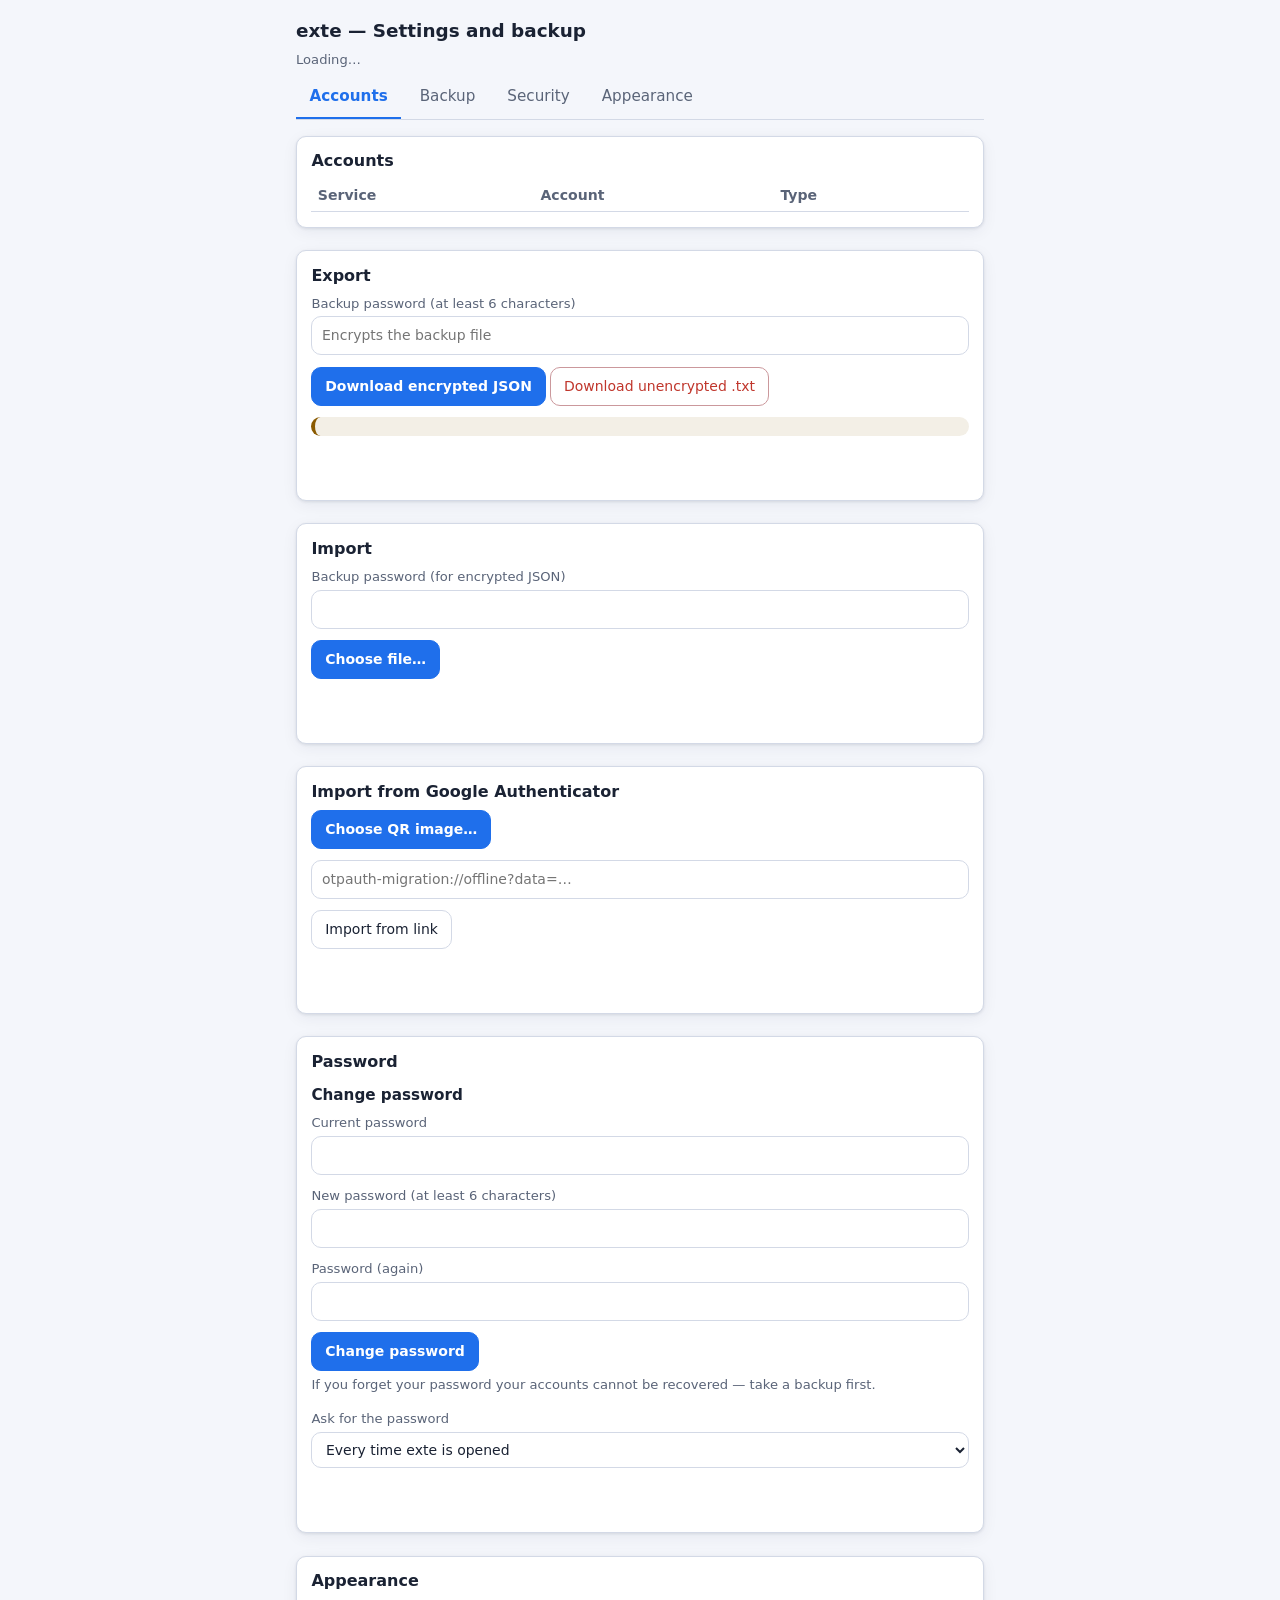
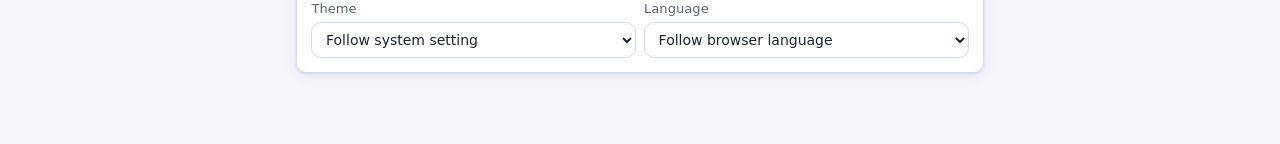
<file: ayarlar.html>
<!doctype html>
<html lang="en">
<head>
  <meta charset="utf-8">
  <title data-i18n-baslik="ayarlarBaslik">exte — Settings and backup</title>
  <link rel="stylesheet" href="app.css">
</head>
<body class="sayfa">

<a href="#icerik" class="atla" data-i18n="icerigeAtla">Skip to content</a>
<h1 data-i18n="ayarlarBaslik">exte — Settings and backup</h1>
<p class="ipucu" id="ozet" data-i18n="yukleniyor">Loading…</p>

<main id="icerik">

  <!-- parola hiç belirlenmemişse önce kurulum -->
  <section class="kart bolum" id="kurulumKart" hidden aria-labelledby="kurulumBaslik">
    <h2 id="kurulumBaslik" data-i18n="kurulumBaslik">Set your password</h2>
    <p class="ipucu" data-i18n="kurulumIpucu"></p>
    <p class="uyari-kutu" style="margin:.7rem 0" data-i18n-html="kurulumUyari"></p>
    <form id="kurulumForm">
      <div class="alan">
        <label for="kurulumParola" data-i18n="yeniParola">New password (at least 6 characters)</label>
        <input type="password" id="kurulumParola" autocomplete="new-password" minlength="6" required>
      </div>
      <div class="alan">
        <label for="kurulumParola2" data-i18n="parolaTekrar">Password (again)</label>
        <input type="password" id="kurulumParola2" autocomplete="new-password" minlength="6" required>
      </div>
      <button type="submit" class="birincil" data-i18n="parolaOlustur">Set password and continue</button>
      <p id="kurulumHata" class="ipucu hata-metin" role="alert"></p>
    </form>
  </section>

  <!-- kilitliyse önce parola -->
  <section class="kart bolum" id="kilitKart" hidden aria-labelledby="kilitBaslik">
    <h2 id="kilitBaslik" data-i18n="kilitli">Locked</h2>
    <form id="kilitForm">
      <div class="alan">
        <label for="kilitParola" data-i18n="parola">Password</label>
        <input type="password" id="kilitParola" autocomplete="current-password" required>
      </div>
      <button type="submit" class="birincil" data-i18n="kilidiAc">Unlock</button>
      <p id="kilitHata" class="ipucu hata-metin" role="alert"></p>
    </form>
  </section>

  <div id="anaIcerik">

    <div class="sekmeler" role="tablist" data-i18n-aria="ayarBolumleri" aria-label="Settings sections">
      <button type="button" class="sekme" role="tab" id="sekHesaplar" aria-selected="true"
              aria-controls="panelHesaplar" data-i18n="sekmeHesaplar">Accounts</button>
      <button type="button" class="sekme" role="tab" id="sekYedek" aria-selected="false" tabindex="-1"
              aria-controls="panelYedek" data-i18n="sekmeYedekleme">Backup</button>
      <button type="button" class="sekme" role="tab" id="sekGuvenlik" aria-selected="false" tabindex="-1"
              aria-controls="panelGuvenlik" data-i18n="sekmeGuvenlik">Security</button>
      <button type="button" class="sekme" role="tab" id="sekGorunum" aria-selected="false" tabindex="-1"
              aria-controls="panelGorunum" data-i18n="sekmeGorunum">Appearance</button>
    </div>

    <div id="panelHesaplar" role="tabpanel" aria-labelledby="sekHesaplar" tabindex="0">
      <section class="kart bolum" aria-labelledby="hesapBaslik">
        <h2 id="hesapBaslik" data-i18n="hesaplar">Accounts</h2>
        <table id="hesapTablo">
          <thead><tr>
            <th data-i18n="tabloServis">Service</th>
            <th data-i18n="tabloHesap">Account</th>
            <th data-i18n="tabloTur">Type</th>
            <th></th>
          </tr></thead>
          <tbody></tbody>
        </table>
        <p id="hesapBos" class="ipucu" hidden data-i18n="kayitliHesapYok">No saved accounts.</p>
      </section>
    </div>

    <div id="panelYedek" role="tabpanel" aria-labelledby="sekYedek" tabindex="0">
      <section class="kart bolum" aria-labelledby="disaBaslik">
        <h2 id="disaBaslik" data-i18n="disaAktar">Export</h2>
        <form id="disaForm">
          <div class="alan">
            <label for="disaParola" data-i18n="yedekParolasi">Backup password (at least 6 characters)</label>
            <input type="password" id="disaParola" autocomplete="new-password"
                   data-i18n-ph="yedekParolaIpucu" placeholder="Encrypts the backup file">
          </div>
          <button type="submit" class="birincil" data-i18n="sifreliIndir">Download encrypted JSON</button>
          <button type="button" id="disaTxt" class="tehlike" data-i18n="sifresizIndir">Download unencrypted .txt</button>
        </form>
        <p class="uyari-kutu" style="margin-top:.7rem" data-i18n-html="txtUyari"></p>
        <p id="disaDurum" class="durum" role="status"></p>
      </section>

      <section class="kart bolum" aria-labelledby="iceBaslik">
        <h2 id="iceBaslik" data-i18n="iceAktar">Import</h2>
        <p class="ipucu" data-i18n-html="iceAktarIpucu"></p>
        <div class="alan">
          <label for="iceParola" data-i18n="yedekParolasiIce">Backup password (for encrypted JSON)</label>
          <input type="password" id="iceParola" autocomplete="current-password">
        </div>
        <button type="button" id="iceDosyaAc" class="birincil" data-i18n="dosyaSec">Choose file…</button>
        <input type="file" id="iceDosya" accept=".json,.txt,application/json,text/plain" hidden>
        <p id="iceDurum" class="durum" role="status"></p>
      </section>

      <section class="kart bolum" aria-labelledby="gocBaslik">
        <h2 id="gocBaslik" data-i18n="gocBaslik">Import from Google Authenticator</h2>
        <p class="ipucu" data-i18n-html="gocIpucu"></p>
        <button type="button" id="gocDosyaAc" class="birincil" data-i18n="gocResimSec">Choose QR image…</button>
        <input type="file" id="gocDosya" accept="image/*" hidden>
        <div class="alan" style="margin-top:.7rem">
          <label for="gocMetin" data-i18n-html="gocBaglantiEtiket"></label>
          <input type="text" id="gocMetin" placeholder="otpauth-migration://offline?data=…">
        </div>
        <button type="button" id="gocEkle" data-i18n="gocBaglantidanAktar">Import from link</button>
        <p id="gocDurum" class="durum" role="status"></p>
      </section>
    </div>

    <div id="panelGuvenlik" role="tabpanel" aria-labelledby="sekGuvenlik" tabindex="0">
      <section class="kart bolum" aria-labelledby="kilitAyarBaslik">
        <h2 id="kilitAyarBaslik" data-i18n="parolaKilidi">Password</h2>
        <p class="ipucu" data-i18n="kilitAciklama"></p>

        <h3 style="margin-top:.9rem" data-i18n="parolaDegistirBaslik">Change password</h3>
        <form id="degistirForm">
          <div class="alan">
            <label for="degistirEski" data-i18n="mevcutParola">Current password</label>
            <input type="password" id="degistirEski" autocomplete="current-password" required>
          </div>
          <div class="alan">
            <label for="degistirYeni" data-i18n="yeniParola">New password (at least 6 characters)</label>
            <input type="password" id="degistirYeni" autocomplete="new-password" minlength="6" required>
          </div>
          <div class="alan">
            <label for="degistirYeni2" data-i18n="parolaTekrar">Password (again)</label>
            <input type="password" id="degistirYeni2" autocomplete="new-password" minlength="6" required>
          </div>
          <button type="submit" class="birincil" data-i18n="parolaDegistirDugme">Change password</button>
          <p class="ipucu" data-i18n="kilitUyari">If you forget your password your accounts cannot be recovered — take a backup first.</p>
        </form>

        <div class="alan" style="margin-top:.9rem">
          <label for="otoKilit" data-i18n="otomatikKilit">Ask for the password</label>
          <select id="otoKilit">
            <option value="-1">Every time exte is opened</option>
            <option value="0">Once per browser session</option>
            <option value="5">5 min</option>
            <option value="15">15 min</option>
            <option value="60">1 hour</option>
            <option value="ozel">After a period I choose…</option>
          </select>
        </div>

        <div id="ozelSureAlan" hidden>
          <div class="satir alan">
            <span>
              <label for="ozelSayi" data-i18n="ozelSure">Do not ask again for</label>
              <input type="number" id="ozelSayi" min="1" max="43200" step="1" value="30" required>
            </span>
            <span>
              <label for="ozelBirim" data-i18n="ozelBirim">Unit</label>
              <select id="ozelBirim">
                <option value="1">minutes</option>
                <option value="60">hours</option>
                <option value="1440">days</option>
              </select>
            </span>
            <span class="dar" style="align-self:end">
              <button type="button" id="ozelKaydet" class="birincil" data-i18n="kaydet">Save</button>
            </span>
          </div>
          <p class="ipucu" data-i18n="otoOzelIpucu"></p>
        </div>

        <p id="kilitAyarDurum" class="durum" role="status"></p>
      </section>
    </div>

    <div id="panelGorunum" role="tabpanel" aria-labelledby="sekGorunum" tabindex="0">
      <section class="kart bolum" aria-labelledby="gorunumBaslik">
        <h2 id="gorunumBaslik" data-i18n="gorunum">Appearance</h2>
        <div class="satir">
          <span>
            <label for="tema" data-i18n="tema">Theme</label>
            <select id="tema">
              <option value="auto" data-i18n="temaAuto">Follow system setting</option>
              <option value="light" data-i18n="temaAcik">Light</option>
              <option value="dark" data-i18n="temaKoyu">Dark</option>
            </select>
          </span>
          <span>
            <label for="dil" data-i18n="dil">Language</label>
            <select id="dil">
              <option value="auto" data-i18n="dilAuto">Follow browser language</option>
              <option value="en">English</option>
              <option value="tr">Türkçe</option>
            </select>
          </span>
        </div>
      </section>
    </div>

  </div>
</main>

<p id="canliDurum" class="atla" role="status" aria-live="polite"></p>

<script src="vendor/jsQR.js"></script>
<script type="module" src="ayarlar.js"></script>
</body>
</html>
</file>
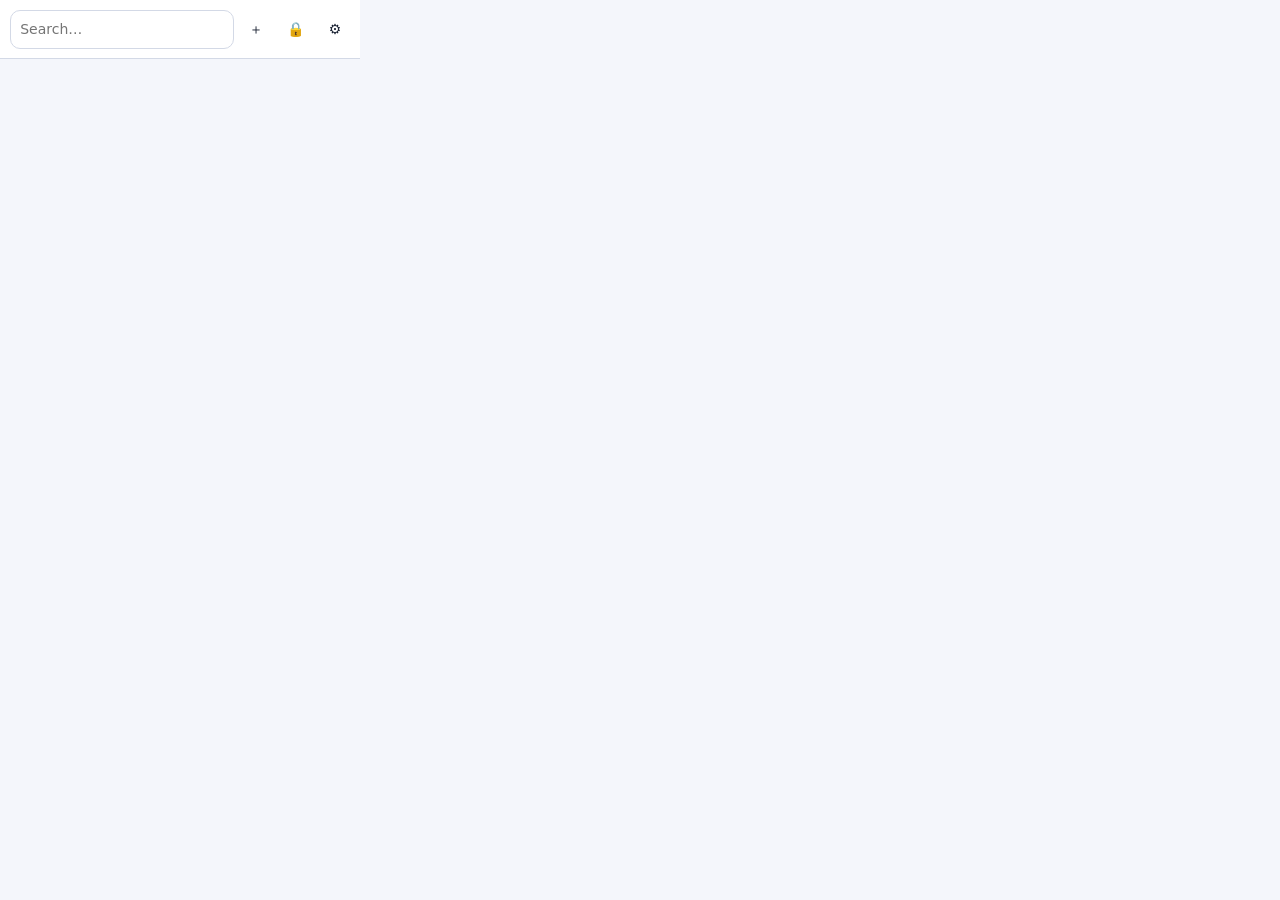
<file: popup.html>
<!doctype html>
<html lang="en">
<head>
  <meta charset="utf-8">
  <title data-i18n-baslik="uzantiAdi">exte — Authenticator</title>
  <link rel="stylesheet" href="app.css">
</head>
<body class="popup">

<header class="ust" id="ustCubuk">
  <input type="search" id="ara" placeholder="Search…" data-i18n-ph="ara" data-i18n-aria="araAria"
         aria-label="Search accounts" autocomplete="off">
  <button type="button" id="ekleAc" class="duz dar" data-i18n-aria="hesapEkle" data-i18n-title="hesapEkle"
          aria-label="Add account" title="Add account">＋</button>
  <button type="button" id="kilitleAc" class="duz dar" data-i18n-aria="kilitle" data-i18n-title="kilitle"
          aria-label="Lock" title="Lock">🔒</button>
  <button type="button" id="ayarlarAc" class="duz dar" data-i18n-aria="ayarlarAc" data-i18n-title="ayarlarAc"
          aria-label="Settings and backup" title="Settings and backup">⚙</button>
</header>

<main class="govde">

  <!-- ilk kurulum: parola belirleme -->
  <section id="gorunumKurulum" hidden aria-labelledby="kurulumBaslik">
    <h1 id="kurulumBaslik" data-i18n="kurulumBaslik">Set your password</h1>
    <p class="ipucu" data-i18n="kurulumIpucu">
      exte keeps your accounts encrypted with this password.
    </p>
    <p class="uyari-kutu" style="margin:.7rem 0" data-i18n-html="kurulumUyari"></p>
    <form id="kurForm">
      <div class="alan">
        <label for="kurParola" data-i18n="yeniParola">New password (at least 6 characters)</label>
        <input type="password" id="kurParola" autocomplete="new-password" minlength="6" required>
      </div>
      <div class="alan">
        <label for="kurParola2" data-i18n="parolaTekrar">Password (again)</label>
        <input type="password" id="kurParola2" autocomplete="new-password" minlength="6" required>
      </div>
      <button type="submit" class="birincil" data-i18n="parolaOlustur">Set password and continue</button>
      <p id="kurHata" class="ipucu hata-metin" role="alert"></p>
    </form>
  </section>

  <!-- kilit ekranı -->
  <section id="gorunumKilit" hidden aria-labelledby="kilitBaslik">
    <h1 id="kilitBaslik" data-i18n="kilitli">Locked</h1>
    <p class="ipucu" data-i18n="kilitIpucu">Enter your password to see your accounts.</p>
    <form id="kilitForm">
      <div class="alan">
        <label for="kilitParola" data-i18n="parola">Password</label>
        <input type="password" id="kilitParola" autocomplete="current-password" required>
      </div>
      <button type="submit" class="birincil" data-i18n="kilidiAc">Unlock</button>
      <p id="kilitHata" class="ipucu hata-metin" role="alert"></p>
    </form>
  </section>

  <!-- hesap listesi -->
  <section id="gorunumListe" aria-labelledby="listeBaslik">
    <h1 id="listeBaslik" class="atla" data-i18n="hesaplar">Accounts</h1>
    <div id="liste"></div>
    <p id="bos" class="bos" hidden>
      <span data-i18n="hesapYokMesaj">No accounts yet.</span><br><br>
      <button type="button" id="bosEkle" class="birincil" data-i18n="ilkHesabiEkle">Add your first account</button>
    </p>
  </section>

  <!-- hesap ekleme -->
  <section id="gorunumEkle" hidden aria-labelledby="ekleBaslik">
    <h1 id="ekleBaslik" data-i18n="hesapEkle">Add account</h1>

    <div class="sekmeler" role="tablist" data-i18n-aria="eklemeYontemi" aria-label="Add method">
      <button type="button" class="sekme" role="tab" id="sekQr"  aria-selected="true"  aria-controls="panelQr"  data-i18n="sekmeQr">QR</button>
      <button type="button" class="sekme" role="tab" id="sekUri" aria-selected="false" aria-controls="panelUri" data-i18n="sekmeBaglanti">Link</button>
      <button type="button" class="sekme" role="tab" id="sekEl"  aria-selected="false" aria-controls="panelEl"  data-i18n="sekmeElle">Manual</button>
    </div>

    <div id="panelQr" role="tabpanel" aria-labelledby="sekQr">
      <p class="ipucu" data-i18n="qrIpucu">Scan the QR code while it is visible on screen, or read it from an image file.</p>
      <button type="button" id="qrEkran" class="birincil" data-i18n="qrEkrandanTara">Scan from screen</button>
      <button type="button" id="qrDosyaAc" data-i18n="qrResimdenOku">Read from image</button>
      <input type="file" id="qrDosya" accept="image/*" hidden>
      <p class="ipucu" data-i18n="qrPanoIpucu">You can also paste a QR image into this window with Ctrl+V.</p>
      <p id="qrDurum" class="ipucu" role="status"></p>
    </div>

    <div id="panelUri" role="tabpanel" aria-labelledby="sekUri" hidden>
      <form id="uriForm">
        <div class="alan">
          <label for="uriMetin" data-i18n="baglantiEtiket">otpauth:// link</label>
          <input type="text" id="uriMetin" placeholder="otpauth://totp/…" required>
        </div>
        <button type="submit" class="birincil" data-i18n="ekle">Add</button>
      </form>
    </div>

    <div id="panelEl" role="tabpanel" aria-labelledby="sekEl" hidden>
      <form id="elForm">
        <div class="alan">
          <label for="elAd" data-i18n="hesapAdi">Account name</label>
          <input type="text" id="elAd" required placeholder="you@example.com">
        </div>
        <div class="alan">
          <label for="elIssuer" data-i18n="servis">Service (optional)</label>
          <input type="text" id="elIssuer" placeholder="GitHub">
        </div>
        <div class="alan">
          <label for="elGizli" data-i18n="gizliAnahtar">Secret key (Base32)</label>
          <input type="text" id="elGizli" required autocomplete="off" spellcheck="false" placeholder="JBSWY3DPEHPK3PXP">
        </div>
        <div class="satir alan">
          <span><label for="elTip" data-i18n="tur">Type</label>
            <select id="elTip">
              <option value="totp" data-i18n="totpSecenek">TOTP (time-based)</option>
              <option value="hotp" data-i18n="hotpSecenek">HOTP (counter-based)</option>
            </select>
          </span>
          <span><label for="elAlgo" data-i18n="algoritma">Algorithm</label>
            <select id="elAlgo"><option>SHA1</option><option>SHA256</option><option>SHA512</option></select>
          </span>
        </div>
        <div class="satir alan">
          <span><label for="elHane" data-i18n="hane">Digits</label>
            <select id="elHane"><option>6</option><option>8</option></select>
          </span>
          <span><label for="elPeriyot" data-i18n="periyot">Period (s)</label>
            <input type="number" id="elPeriyot" value="30" min="1" max="300">
          </span>
        </div>
        <button type="submit" class="birincil" data-i18n="ekle">Add</button>
      </form>
    </div>

    <p><button type="button" id="ekleKapat" class="duz" data-i18n="listeyeDon">← Back to list</button></p>
    <p id="ekleHata" class="ipucu hata-metin" role="alert"></p>
  </section>

</main>

<p id="canliDurum" class="atla" role="status" aria-live="polite"></p>

<script src="vendor/jsQR.js"></script>
<script type="module" src="popup.js"></script>
</body>
</html>
</file>
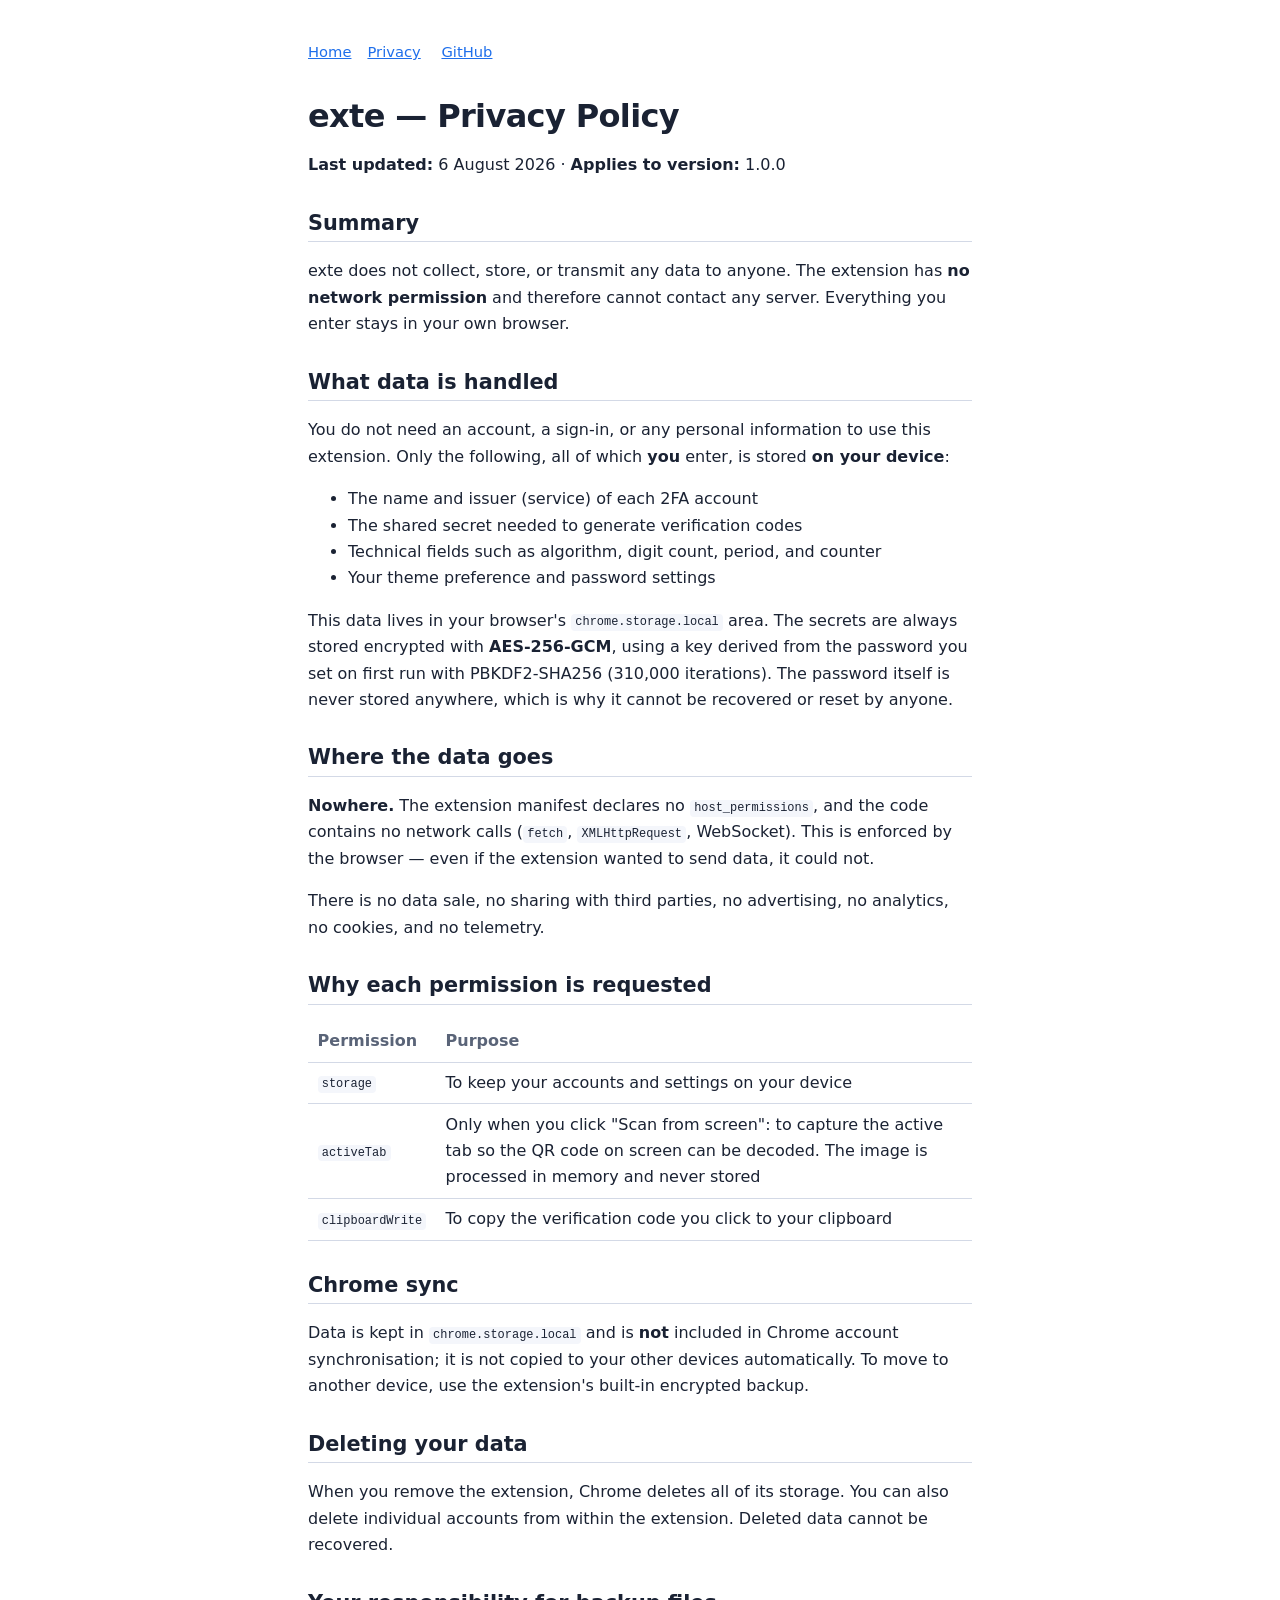
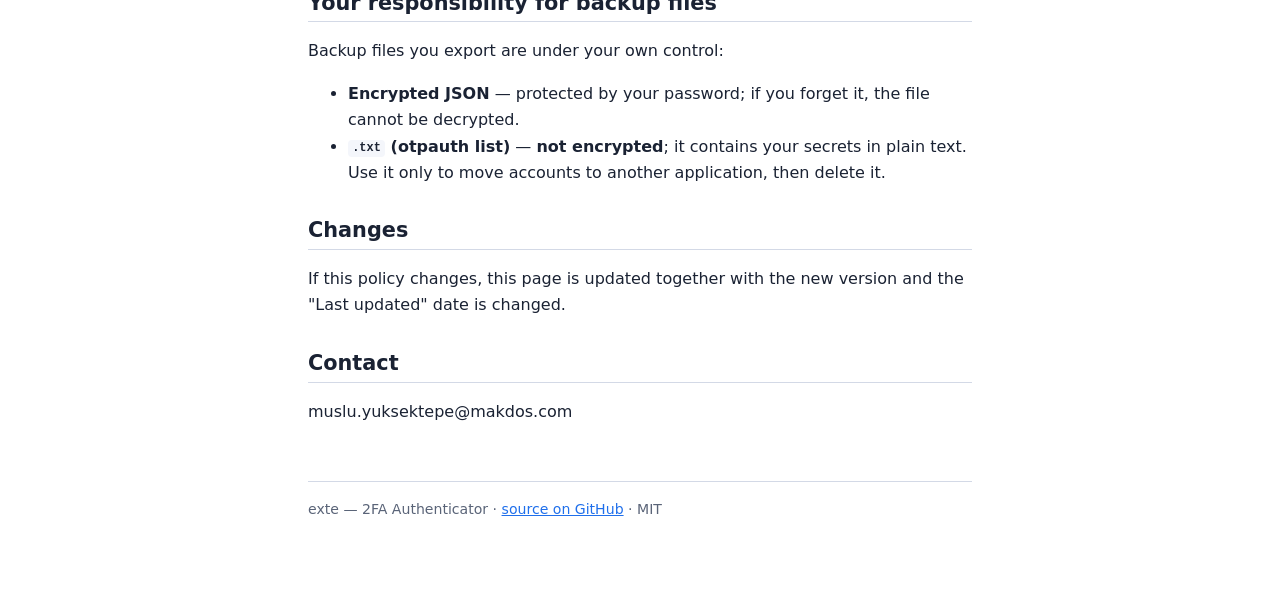
<file: docs/privacy.html>
<!doctype html>
<html lang="en">
<head>
<meta charset="utf-8">
<meta name="viewport" content="width=device-width, initial-scale=1">
<title>Privacy Policy — exte</title>
<meta name="description" content="exte collects, stores and transmits no data. The extension has no network permission.">
<link rel="icon" href="icons/128.png">
<style>
  :root { color-scheme: light dark;
    --bg:#ffffff; --metin:#1a2233; --mute:#5a6478; --kenar:#d3d9e6; --marka:#1f6feb;
    --kod-bg:#f4f6fb; }
  @media (prefers-color-scheme: dark) {
    :root { --bg:#0d1117; --metin:#e6edf3; --mute:#9aa4b2; --kenar:#2a323d; --marka:#4d90fe;
      --kod-bg:#161b22; }
  }
  * { box-sizing: border-box; }
  body { margin:0 auto; max-width:44rem; padding:2.5rem 1.25rem 5rem;
    font-family:'Segoe UI',system-ui,-apple-system,sans-serif; line-height:1.65;
    background:var(--bg); color:var(--metin); }
  h1,h2,h3 { line-height:1.25; margin:2rem 0 .75rem; }
  h1 { margin-top:0; font-size:2rem; letter-spacing:-.02em; }
  h2 { font-size:1.3rem; border-bottom:1px solid var(--kenar); padding-bottom:.3rem; }
  a { color:var(--marka); }
  a:focus-visible { outline:3px solid var(--marka); outline-offset:2px; }
  code { background:var(--kod-bg); padding:.12em .35em; border-radius:4px; font-size:.92em; }
  pre { background:var(--kod-bg); padding:.9rem 1rem; border-radius:10px; overflow-x:auto; }
  pre code { background:none; padding:0; }
  table { width:100%; border-collapse:collapse; margin:1rem 0; display:block; overflow-x:auto; }
  th,td { text-align:left; padding:.45rem .6rem; border-bottom:1px solid var(--kenar); }
  th { color:var(--mute); }
  img { max-width:100%; height:auto; border-radius:10px; }
  blockquote { margin:1rem 0; padding:.6rem 1rem; border-left:4px solid var(--marka);
    background:var(--kod-bg); border-radius:0 8px 8px 0; }
  nav { margin-bottom:2rem; font-size:.92rem; }
  nav a { margin-right:1rem; }
  footer { margin-top:3.5rem; padding-top:1rem; border-top:1px solid var(--kenar);
    color:var(--mute); font-size:.88rem; }
</style>
</head>
<body>
<nav><a href="index.html">Home</a><a href="privacy.html">Privacy</a>
<a href="https://github.com/muslu/exte">GitHub</a></nav>
<h1>exte — Privacy Policy</h1>
<p><strong>Last updated:</strong> 6 August 2026 · <strong>Applies to version:</strong> 1.0.0</p>
<h2>Summary</h2>
<p>exte does not collect, store, or transmit any data to anyone. The extension has <strong>no network
permission</strong> and therefore cannot contact any server. Everything you enter stays in your own
browser.</p>
<h2>What data is handled</h2>
<p>You do not need an account, a sign-in, or any personal information to use this extension.
Only the following, all of which <strong>you</strong> enter, is stored <strong>on your device</strong>:</p>
<ul>
<li>The name and issuer (service) of each 2FA account</li>
<li>The shared secret needed to generate verification codes</li>
<li>Technical fields such as algorithm, digit count, period, and counter</li>
<li>Your theme preference and password settings</li>
</ul>
<p>This data lives in your browser's <code>chrome.storage.local</code> area. The secrets are always stored
encrypted with <strong>AES-256-GCM</strong>, using a key derived from the password you set on first run with
PBKDF2-SHA256 (310,000 iterations). The password itself is never stored anywhere, which is why
it cannot be recovered or reset by anyone.</p>
<h2>Where the data goes</h2>
<p><strong>Nowhere.</strong> The extension manifest declares no <code>host_permissions</code>, and the code contains no
network calls (<code>fetch</code>, <code>XMLHttpRequest</code>, WebSocket). This is enforced by the browser — even
if the extension wanted to send data, it could not.</p>
<p>There is no data sale, no sharing with third parties, no advertising, no analytics, no
cookies, and no telemetry.</p>
<h2>Why each permission is requested</h2>
<table>
<thead>
<tr>
<th>Permission</th>
<th>Purpose</th>
</tr>
</thead>
<tbody>
<tr>
<td><code>storage</code></td>
<td>To keep your accounts and settings on your device</td>
</tr>
<tr>
<td><code>activeTab</code></td>
<td>Only when you click "Scan from screen": to capture the active tab so the QR code on screen can be decoded. The image is processed in memory and never stored</td>
</tr>
<tr>
<td><code>clipboardWrite</code></td>
<td>To copy the verification code you click to your clipboard</td>
</tr>
</tbody>
</table>
<h2>Chrome sync</h2>
<p>Data is kept in <code>chrome.storage.local</code> and is <strong>not</strong> included in Chrome account
synchronisation; it is not copied to your other devices automatically. To move to another
device, use the extension's built-in encrypted backup.</p>
<h2>Deleting your data</h2>
<p>When you remove the extension, Chrome deletes all of its storage. You can also delete
individual accounts from within the extension. Deleted data cannot be recovered.</p>
<h2>Your responsibility for backup files</h2>
<p>Backup files you export are under your own control:</p>
<ul>
<li><strong>Encrypted JSON</strong> — protected by your password; if you forget it, the file cannot be decrypted.</li>
<li><strong><code>.txt</code> (otpauth list)</strong> — <strong>not encrypted</strong>; it contains your secrets in plain text. Use it
  only to move accounts to another application, then delete it.</li>
</ul>
<h2>Changes</h2>
<p>If this policy changes, this page is updated together with the new version and the
"Last updated" date is changed.</p>
<h2>Contact</h2>
<p>muslu.yuksektepe@makdos.com</p>
<footer>exte — 2FA Authenticator · <a href="https://github.com/muslu/exte">source on GitHub</a> · MIT</footer>
</body>
</html>
</file>
<file: app.css>
/* exte — tek stylesheet. Token seti callcenter/panel/static/app.css ile aynı. */
:root {
  --bg: #f4f6fb; --yuzey: #ffffff; --kenar: #d3d9e6; --metin: #1a2233;
  --mute: #5a6478; --marka: #1f6feb; --marka-metin: #ffffff;
  --ok: #17794f; --hata: #c0362c; --uyari: #8a5a00;
  --golge: 0 1px 3px rgba(20,30,60,.10), 0 4px 16px rgba(20,30,60,.06);
  --r: 10px;
}
@media (prefers-color-scheme: dark) {
  :root:not([data-theme="light"]) {
    --bg:#0d1117; --yuzey:#161b22; --kenar:#2a323d; --metin:#e6edf3;
    --mute:#9aa4b2; --marka:#4d90fe; --marka-metin:#0d1117;
    --ok:#3fb950; --hata:#ff7b72; --uyari:#e3b341;
    --golge: 0 1px 3px rgba(0,0,0,.4), 0 6px 20px rgba(0,0,0,.3);
  }
}
/* Elle seçim otomatik tercihi ezer. --marka-metin koyu temada KOYU olmalı:
   açık mavi zemin üstünde beyaz metin 2.5:1'e düşer (WCAG AA ihlali). */
:root[data-theme="dark"] {
  --bg:#0d1117; --yuzey:#161b22; --kenar:#2a323d; --metin:#e6edf3;
  --mute:#9aa4b2; --marka:#4d90fe; --marka-metin:#0d1117;
  --ok:#3fb950; --hata:#ff7b72; --uyari:#e3b341;
  --golge: 0 1px 3px rgba(0,0,0,.4), 0 6px 20px rgba(0,0,0,.3);
}

* { box-sizing: border-box; }
[hidden] { display: none !important; }

body {
  margin: 0; background: var(--bg); color: var(--metin); line-height: 1.5;
  font-family: 'Segoe UI', system-ui, -apple-system, sans-serif; font-size: 14px;
}
h1, h2, h3 { margin: 0 0 .5rem; line-height: 1.25; }
h1 { font-size: 1.15rem; } h2 { font-size: 1rem; } h3 { font-size: .95rem; }
a { color: var(--marka); }
:focus-visible { outline: 3px solid var(--marka); outline-offset: 2px; border-radius: 4px; }

/* ---------- düğmeler / alanlar ---------- */
button, .dugme {
  font: inherit; cursor: pointer; border: 1px solid var(--kenar); border-radius: var(--r);
  background: var(--yuzey); color: var(--metin); padding: .5rem .8rem;
}
button:hover { border-color: var(--marka); }
button:disabled { opacity: .55; cursor: not-allowed; }
.birincil { background: var(--marka); color: var(--marka-metin); border-color: var(--marka); font-weight: 600; }
.tehlike { color: var(--hata); border-color: color-mix(in srgb, var(--hata) 40%, var(--kenar)); }
.duz { background: none; border-color: transparent; padding: .35rem .5rem; }

input, select {
  font: inherit; width: 100%; padding: .5rem .6rem; border-radius: var(--r);
  border: 1px solid var(--kenar); background: var(--yuzey); color: var(--metin);
}
label { display: block; font-size: .82rem; color: var(--mute); margin-bottom: .2rem; }
.alan { margin-bottom: .7rem; }
.satir { display: flex; gap: .5rem; align-items: center; }
.satir > * { flex: 1; }
.satir > .dar { flex: 0 0 auto; }

.kart { background: var(--yuzey); border: 1px solid var(--kenar); border-radius: var(--r);
  box-shadow: var(--golge); padding: .9rem; margin-bottom: .8rem; }
.ipucu { color: var(--mute); font-size: .82rem; margin: .25rem 0 0; }
.uyari-kutu { border-left: 4px solid var(--uyari); background: color-mix(in srgb, var(--uyari) 10%, var(--yuzey));
  padding: .6rem .8rem; border-radius: var(--r); font-size: .85rem; }
.hata-metin { color: var(--hata); }
.ok-metin { color: var(--ok); }

/* ---------- popup ---------- */
body.popup { width: 360px; min-height: 200px; max-height: 560px; display: flex; flex-direction: column; }
.ust { display: flex; gap: .4rem; align-items: center; padding: .6rem; border-bottom: 1px solid var(--kenar);
  background: var(--yuzey); position: sticky; top: 0; z-index: 2; }
.ust input[type="search"] { flex: 1; }
.govde { flex: 1; overflow-y: auto; padding: .6rem; }

.hesap {
  display: grid; grid-template-columns: 1fr auto; gap: .2rem .5rem; align-items: center;
  background: var(--yuzey); border: 1px solid var(--kenar); border-radius: var(--r);
  padding: .6rem .7rem; margin-bottom: .5rem; box-shadow: var(--golge);
}
.hesap:hover { border-color: var(--marka); }
.hesap .baslik { grid-column: 1; font-size: .8rem; color: var(--mute);
  overflow: hidden; text-overflow: ellipsis; white-space: nowrap; }
.hesap .kod {
  grid-column: 1; grid-row: 2; font-family: ui-monospace, 'Cascadia Mono', Consolas, monospace;
  font-size: 1.5rem; font-weight: 600; letter-spacing: .08em; background: none; border: none;
  padding: 0; text-align: left; color: var(--metin); cursor: pointer;
}
.hesap .kod:hover { color: var(--marka); }
.hesap .araclar { grid-column: 2; grid-row: 1 / span 2; display: flex; gap: .2rem; align-items: center; }
.hesap .cubuk { grid-column: 1 / -1; grid-row: 3; height: 4px; border-radius: 2px;
  background: color-mix(in srgb, var(--kenar) 70%, transparent); overflow: hidden; margin-top: .35rem; }
.hesap .cubuk > i { display: block; height: 100%; background: var(--marka); transition: width 1s linear; }
.hesap.bitiyor .cubuk > i { background: var(--hata); }

.bos { text-align: center; color: var(--mute); padding: 2rem 1rem; }

/* ---------- sekmeler ---------- */
.sekmeler { display: flex; gap: .3rem; margin-bottom: .8rem; border-bottom: 1px solid var(--kenar); }
.sekme { background: none; border: none; border-bottom: 2px solid transparent; border-radius: 0;
  padding: .45rem .6rem; color: var(--mute); }
.sekme[aria-selected="true"] { color: var(--marka); border-bottom-color: var(--marka); font-weight: 600; }

/* ---------- toast ---------- */
.toast { position: fixed; left: 50%; bottom: 12px; transform: translateX(-50%);
  background: var(--metin); color: var(--bg); padding: .5rem .9rem; border-radius: var(--r);
  box-shadow: var(--golge); font-size: .85rem; z-index: 10; animation: gir .18s ease-out; }
@keyframes gir { from { opacity: 0; transform: translate(-50%, 8px); } }
@media (prefers-reduced-motion: reduce) { .toast { animation: none; } .hesap .cubuk > i { transition: none; } }

/* ---------- ayarlar sayfası ---------- */
body.sayfa { max-width: 720px; margin: 0 auto; padding: 1.2rem 1rem 3rem; }

/* Sekme şeridi sayfa kaydırılırken üstte kalır; dar pencerede yatay kayar. */
body.sayfa .sekmeler { position: sticky; top: 0; z-index: 3; background: var(--bg);
  margin-bottom: 1rem; padding-top: .4rem; overflow-x: auto; scrollbar-width: thin; }
body.sayfa .sekme { padding: .55rem .85rem; font-size: .95rem; white-space: nowrap; }
body.sayfa [role="tabpanel"]:focus-visible { outline-offset: 4px; }
.atla { position: absolute; left: -9999px; }
.atla:focus { position: static; display: inline-block; margin-bottom: .5rem; }
.bolum { margin-bottom: 1.4rem; }
.durum { min-height: 1.4rem; font-size: .85rem; }
table { width: 100%; border-collapse: collapse; font-size: .88rem; }
th, td { text-align: left; padding: .35rem .4rem; border-bottom: 1px solid var(--kenar); }
th { color: var(--mute); font-weight: 600; }
</file>
